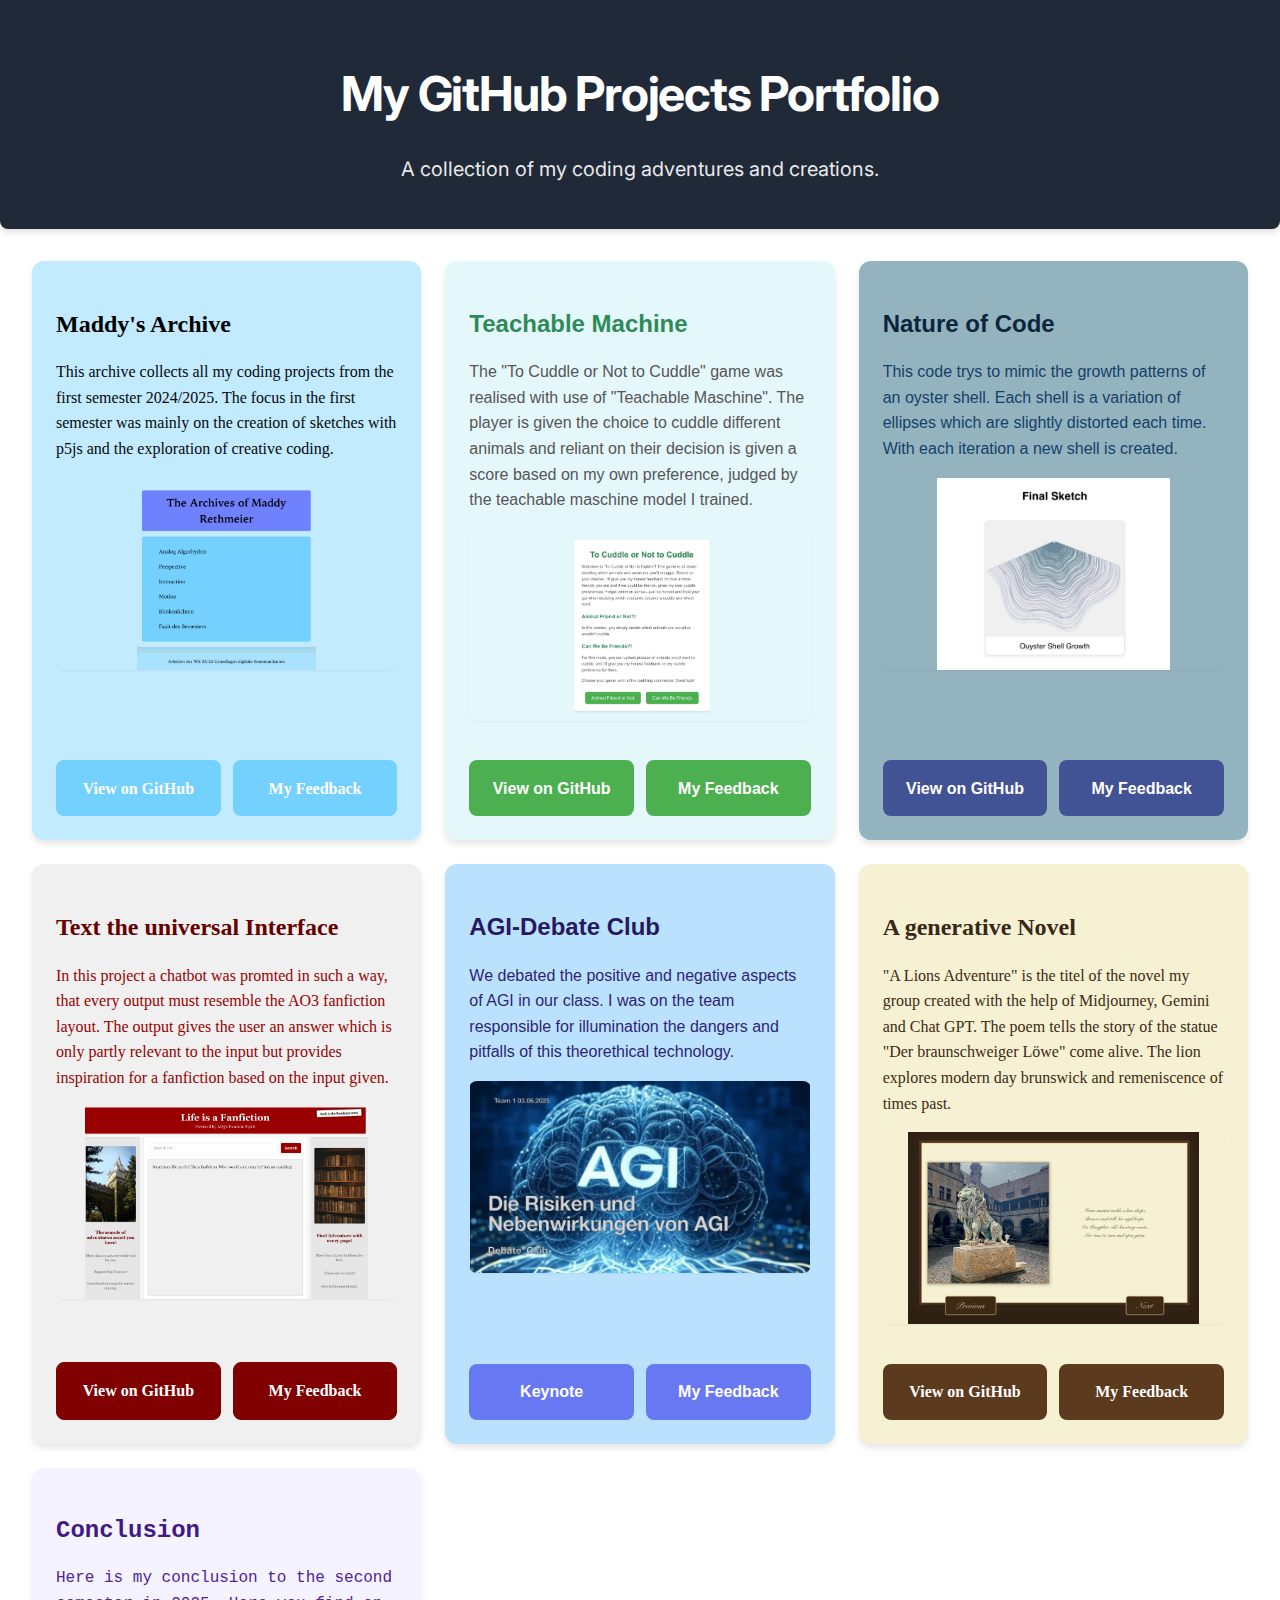
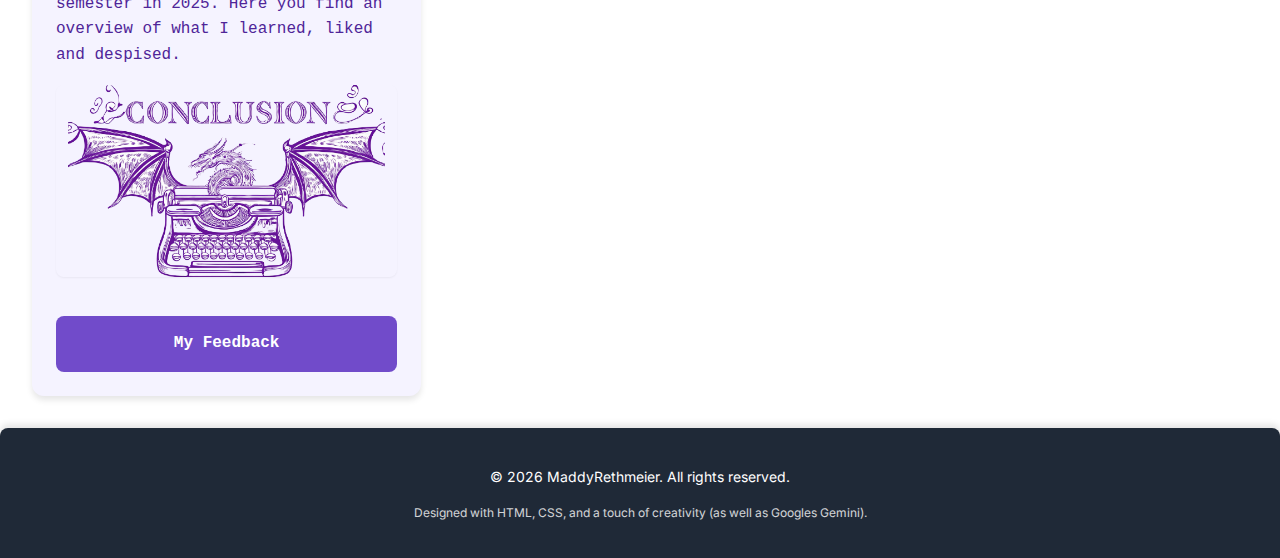
<file: index.html>
<!DOCTYPE html>
<html lang="en">
<head>
    <meta charset="UTF-8">
    <meta name="viewport" content="width=device-width, initial-scale=1.0">
    <title>My GitHub Projects</title>
    <link href="https://fonts.googleapis.com/css2?family=Inter:wght@400;600;700&display=swap" rel="stylesheet">
    <style>
        /* General body styling */
        body {
            font-family: 'Inter', sans-serif;
            background-color: #ffffff; /* Light gray background */
            color: #333;
            line-height: 1.6;
            min-height: 100vh; /* Full viewport height */
            display: flex;
            flex-direction: column;
            margin: 0;
        }

        /* Custom fonts for project panels */
        /* New font for the 3rd panel */
        .font-georgia {
            font-family: Georgia, 'Times New Roman', Times, serif;
            font-weight: normal;
        }
        /* New font for the 1st panel */
        .font-arial {
            font-family: Arial, sans-serif;
        }
        /* New font for the 2nd panel */
        .font-sans-serif {
            font-family: sans-serif;
        }
        /* New font for the 5th panel */
        .font-canterbury {
            font-family: 'Canterbury', cursive;
        }
        /* Font for the new panel */
        .font-iowan {
            font-family: "Iowan Old Style", "Palatino Linotype", "URW Palladio L", P052, serif;
            font-weight: normal;
        }
        /* Font for the AGI panel */
        .font-helvetica-neue {
            font-family: "Helvetica Neue", Helvetica, Arial, sans-serif;
        }
        /* Font for the Conclusion panel */
        .font-american-typewriter {
            font-family: "American Typewriter", "Courier New", monospace, serif;
        }

        /* Custom scrollbar for better aesthetics */
        ::-webkit-scrollbar {
            width: 8px;
        }
        ::-webkit-scrollbar-track {
            background: #e2e8f0;
            border-radius: 10px;
        }
        ::-webkit-scrollbar-thumb {
            background: #94a3b8;
            border-radius: 10px;
        }
        ::-webkit-scrollbar-thumb:hover {
            background: #64748b;
        }

        /* Header Section */
        header {
            background:  #1f2937;
            /*background: linear-gradient(to right, #2563eb, #6d28d9); /* from-blue-600 to-purple-700 */
            color: white;
            padding: 1.5rem; /* p-6 */
            box-shadow: 0 4px 6px rgba(0, 0, 0, 0.1); /* shadow-lg */
            border-bottom-left-radius: 0.5rem; /* rounded-b-lg */
            border-bottom-right-radius: 0.5rem; /* rounded-b-lg */
        }

        header .container {
            max-width: 1280px; /* mx-auto */
            margin-left: auto;
            margin-right: auto;
            text-align: center;
        }

        header h1 {
            font-size: 2.25rem; /* text-4xl */
            font-weight: 700; /* font-bold */
            letter-spacing: -0.025em; /* tracking-tight */
            margin-bottom: 0.5rem; /* mb-2 */
        }

        header p {
            font-size: 1.125rem; /* text-lg */
            opacity: 0.9;
        }

        /* Main Content - Projects Section */
        main {
            flex-grow: 1; /* flex-grow */
            max-width: 1280px; /* mx-auto */
            margin-left: auto;
            margin-right: auto;
            padding: 1rem; /* p-4 */
            display: grid;
            grid-template-columns: 1fr; /* grid-cols-1 */
            gap: 1.5rem; /* gap-6 */
        }

        /* Project Panel Styling */
        .project-panel {
            padding: 1.5rem; /* p-6 */
            border-radius: 0.75rem; /* rounded-xl */
            box-shadow: 0 4px 6px rgba(0, 0, 0, 0.1); /* shadow-md */
            transition: transform 0.3s ease-in-out; /* transition-transform duration-300 */
            display: flex;
            flex-direction: column;
            justify-content: space-between;
        }

        .project-panel:hover {
            transform: scale(1.02); /* hover:scale-[1.02] */
        }

        .project-panel h2 {
            font-size: 1.5rem; /* text-2xl */
            font-weight: 700; /* font-bold */
            margin-bottom: 0.75rem; /* mb-3 */
        }

        .project-panel p {
            margin-bottom: 1rem; /* mb-4 */
        }

        .project-panel img {
            width: 100%; /* w-full */
            height: 12rem; /* h-48 */
            object-fit: contain;
            border-radius: 0.5rem; /* rounded-lg */
            margin-bottom: 1rem; /* mb-4 */
            box-shadow: 0 1px 2px rgba(0, 0, 0, 0.05); /* shadow-sm */
        }

        .project-panel .links-container {
            display: flex;
            flex-direction: column; /* flex-col */
            justify-content: space-between;
            gap: 0.75rem; /* gap-3 */
            margin-top: 1rem; /* mt-4 */
            align-items: stretch; /* Added to make children fill the width */
        }

        .project-panel .links-container a {
            color: white;
            padding: 0.5rem 1.25rem; /* px-5 py-2 */
            border-radius: 0.5rem; /* rounded-lg */
            transition: background-color 0.2s ease-in-out; /* transition-colors duration-200 */
            text-align: center;
            font-weight: 600; /* font-semibold */
            flex: 1; /* flex-1 */
            text-decoration: none; /* Remove underline from links */
            display: flex; /* Added for vertical centering of text */
            align-items: center; /* Added for vertical centering of text */
            justify-content: center; /* Added for horizontal centering of text */
            min-height: 2.5rem; /* Explicit min-height for consistent button height */
        }

        /* Project specific colors */
        /* The Archiv */
        .project-panel.new-panel {
            background-color: #c2ebff;
        }
        .project-panel.new-panel h2 {
            color: #000000;
        }
        .project-panel.new-panel p {
            color: #05090b;
        }
        .project-panel.new-panel .links-container a:first-child {
            background-color: #74d1ff;
        }
        .project-panel.new-panel .links-container a:first-child:hover {
            background-color: #3c55f8;
        }
        .project-panel.new-panel .links-container a:last-child {
            background-color: #74d1ff;
        }
        .project-panel.new-panel .links-container a:last-child:hover {
            background-color: #3c55f8;
        }


        /* Teachable Machine */
        .project-panel.calculator {
            background-color:#e4f8fc ; /* bg-blue-100 */
        }
        .project-panel.calculator h2 {
            color: #2e8b57; /* text-blue-800 */
        }
        .project-panel.calculator p {
            color: #555; /* text-blue-700 */
        }
        .project-panel.calculator .links-container a:first-child { /* GitHub button */
            background-color: #4CAF50; /* bg-blue-600 */
            border:#4CAF50;
        }
        .project-panel.calculator .links-container a:first-child:hover {
            background-color:#45a049 ; /* hover:bg-blue-700 */
        }
        .project-panel.calculator .links-container a:last-child { /* Feedback button */
            background-color: #4CAF50; /* bg-blue-500 */
            border:#4CAF50;
        }
        .project-panel.calculator .links-container a:last-child:hover {
            background-color:#45a049; /* hover:bg-blue-600 */
           
        }

        /* Project 2: Nature of Code */
        .project-panel.recipe {
            background-color: #93b4bf; /* bg-green-100 */
        }
        .project-panel.recipe h2 {
            color: #0c253d; /* text-green-800 */
        }
        .project-panel.recipe p {
            color: #164068; /* text-green-700 */
        }
        .project-panel.recipe .links-container a:first-child {
            background-color: #415295; /* bg-green-600 */
        }
        .project-panel.recipe .links-container a:first-child:hover {
            background-color: #28325c; /* hover:bg-green-700 */
        }
        .project-panel.recipe .links-container a:last-child {
            background-color: #415295; /* bg-green-500 */
        }
        .project-panel.recipe .links-container a:last-child:hover {
            background-color: #28325c; /* hover:bg-green-700 */
           
        }

        /* Project 3: Text the universal interface */
        .project-panel.todo {
            background-color: #f0f0f0;
        }
        .project-panel.todo h2 {
            color: #660000; /* text-yellow-800 */
        }
        .project-panel.todo p {
            color: #990000; /* text-yellow-700 */
        }
        .project-panel.todo .links-container a:first-child { /* GitHub button */
            background-color: #800000; /* Red background */
            border: 1px solid #800000; /* Darker red border */
        }
        .project-panel.todo .links-container a:first-child:hover {
            background-color: #660000; /* Darker red on hover */
        }
        .project-panel.todo .links-container a:last-child { /* Feedback button */
            background-color: #800000; /* Lighter red background */
            border: 1px solid #800000; /* Red border */
        }
        .project-panel.todo .links-container a:last-child:hover {
            background-color: #660000; /* Red on hover */
        }

        /* Project 4: AGI */
        .project-panel.weather {
            background-color: #bae2ff; /* bg-red-100 */
        }
        .project-panel.weather h2 {
            color: #28195f; /* text-red-800 */
        }
        .project-panel.weather p {
            color: #311f72; /* text-red-700 */
        }
        .project-panel.weather .links-container a:first-child {
            background-color: #6878f2; /* bg-red-600 */
        }
        .project-panel.weather .links-container a:first-child:hover {
            background-color: #4954a5; /* hover:bg-red-700 */
        }
        .project-panel.weather .links-container a:last-child {
            background-color: #6878f2; /* bg-red-500 */
        }
        .project-panel.weather .links-container a:last-child:hover {
            background-color: #4954a5; /* Red on hover */
        }

        /* Project 5: Gaphic Novel */
        .project-panel.blog {
            background-color: #f6f1d3; /* bg-indigo-50 */
        }
        .project-panel.blog h2 {
            color: #382818; /* text-indigo-800 */
        }
        .project-panel.blog p {
            color: #3e2a14; /* text-indigo-700 */
        }
        .project-panel.blog .links-container a:first-child {
            background-color: #5c3a1e; /* bg-indigo-600 */
        }
        .project-panel.blog .links-container a:first-child:hover {
            background-color: #3e2a14; /* hover:bg-indigo-700 */
        }
        .project-panel.blog .links-container a:last-child {
            background-color: #5c3a1e; /* bg-indigo-500 */
        }
        .project-panel.blog .links-container a:last-child:hover {
            background-color: #3e2a14; /* hover:bg-indigo-600 */
        }

        /* Project 6: Fazit */
        .project-panel.ecommerce {
            background-color: #f5f3ff; /* bg-purple-50 */
        }
        .project-panel.ecommerce h2 {
            color: #421885; /* text-purple-800 */
        }
        .project-panel.ecommerce p {
            color: #4f2598; /* text-purple-700 */
        }
        .project-panel.ecommerce .links-container a:first-child {
            background-color: #6b31d0; /* bg-purple-600 */
        }
        .project-panel.ecommerce .links-container a:first-child:hover {
            background-color: #6d28d9; /* hover:bg-purple-700 */
        }
        .project-panel.ecommerce .links-container a:last-child {
            background-color: #714bca; /* bg-purple-500 */
        }
        .project-panel.ecommerce .links-container a:last-child:hover {
            background-color: #4d2394; /* hover:bg-purple-600 */
        }


        /* Footer Section */
        footer {
            background-color: #1f2937; /* bg-gray-800 */
            color: white;
            padding: 1.5rem; /* p-6 */
            text-align: center;
            margin-top: auto; /* mt-auto */
            border-top-left-radius: 0.5rem; /* rounded-t-lg */
            border-top-right-radius: 0.5rem; /* rounded-t-lg */
            box-shadow: 0 -4px 6px rgba(0, 0, 0, 0.1); /* shadow-inner */
        }

        footer .container {
            max-width: 1280px; /* mx-auto */
            margin-left: auto;
            margin-right: auto;
        }

        footer p {
            font-size: 0.875rem; /* text-sm */
        }

        footer p:last-child {
            font-size: 0.75rem; /* text-xs */
            margin-top: 0.25rem; /* mt-1 */
            opacity: 0.8;
        }

        /* Responsive Adjustments */
        @media (min-width: 768px) { /* md breakpoint */
            header h1 {
                font-size: 3rem; /* md:text-5xl */
            }
            header p {
                font-size: 1.25rem; /* md:text-xl */
            }
            main {
                padding: 2rem; /* md:p-8 */
                grid-template-columns: repeat(2, 1fr); /* md:grid-cols-2 */
            }
            .project-panel .links-container {
                flex-direction: row; /* sm:flex-row */
                align-items: center; /* Adjust for row layout if needed, though flex:1 usually handles this */
            }
        }

        @media (min-width: 1024px) { /* lg breakpoint */
            main {
                grid-template-columns: repeat(3, 1fr); /* lg:grid-cols-3 */
            }
        }
    </style>
</head>
<body class="min-h-screen flex flex-col">

    <header>
        <div class="container">
            <h1>My GitHub Projects Portfolio</h1>
            <p>A collection of my coding adventures and creations.</p>
        </div>
    </header>

    <main>
        <div class="project-panel new-panel">
            <div>
                <h2 class="font-iowan">Maddy's Archive</h2>
                <p class="font-iowan">This archive collects all my coding projects from the first semester 2024/2025.  The focus in the first semester was mainly on the creation of sketches with p5js and the exploration of creative coding.</p>
                <img src="image/archiv.jpeg" alt="Maddy's Archive">
            </div>
            <div class="links-container">
                <a href="https://hbk-bs.github.io/the-archives-MaddyRethmeier/" target="_blank" class="font-iowan">
                    View on GitHub
                </a>
                <a href="archive.html" class="font-iowan">
                    My Feedback
                </a>
            </div>
        </div>

        <div class="project-panel calculator">
            <div>
                <h2 class="font-arial">Teachable Machine</h2>
                <p class="font-arial">The "To Cuddle or Not to Cuddle" game was realised with use of "Teachable Maschine". The player is given the choice to cuddle different animals and reliant on their decision is given a score based on my own preference, judged by the teachable maschine model I trained.</p>
                <img src="image/cuddle.jpg" alt="To Cuddle or Not to Cuddle">
            </div>
            <div class="links-container">
                <a href="https://hbk-bs.github.io/teachable-machine-MaddyRethmeier/" target="_blank" class="font-arial">
                    View on GitHub
                </a>
                <a href="teachablemaschine.html" class="font-arial">
                    My Feedback
                </a>
            </div>
        </div>

        <div class="project-panel recipe">
            <div>
                <h2 class="font-sans-serif">Nature of Code</h2>
                <p class="font-sans-serif">This code trys to mimic the growth patterns of an oyster shell. Each shell is a variation of ellipses which are slightly distorted each time. With each iteration a new shell is created.</p>
                <img src="image/shell.jpg" alt="oyster shell">
            </div>
            <div class="links-container">
                <a href="https://hbk-bs.github.io/nature-of-code-MaddyRethmeier/" target="_blank" class="font-sans-serif">
                    View on GitHub
                </a>
                <a href="natureofcode.html" class="font-sans-serif">
                    My Feedback
                </a>
            </div>
        </div>

        <div class="project-panel todo">
            <div>
                <h2 class="font-georgia">Text the universal Interface</h2>
                <p class="font-georgia">In this project a chatbot was promted in such a way, that every output must resemble the AO3 fanfiction layout. The output gives the user an answer which is only partly relevant to the input but provides inspiration for a fanfiction based on the input given.</p>
                <img src="image/fanfic.jpg" alt="Life is a Fanfiction">
            </div>
            <div class="links-container">
                <a href="https://hbk-bs.github.io/text-the-universal-interface-MaddyRethmeier/" target="_blank" class="font-georgia">
                    View on GitHub
                </a>
                <a href="textuniversalinterface.html" class="font-georgia">
                    My Feedback
                </a>
            </div>
        </div>

        <div class="project-panel weather">
            <div>
                <h2 class="font-helvetica-neue">AGI-Debate Club</h2>
                <p class="font-helvetica-neue">We debated the positive and negative aspects of AGI in our class. I was on the team responsible for illumination the dangers and pitfalls of this theorethical technology.</p>
                <img src="image/agi.jpg" alt="AGI Debate club">
            </div>
            <div class="links-container">
               <a href="AGI.pdf" target="_blank" class="font-helvetica-neue">Keynote</a>
                    </a>
                <a href="agi.html" class="font-helvetica-neue">
                    My Feedback
                </a>
            </div>
        </div>

        <div class="project-panel blog">
            <div>
                <h2 class="font-canterbury">A generative Novel</h2>
                <p class="font-canterbury">"A Lions Adventure" is the titel of the novel my group created with the help of Midjourney, Gemini and Chat GPT. The poem tells the story of the statue "Der braunschweiger Löwe" come alive. The lion explores modern day brunswick and remeniscence of times past. </p>
                <img src="image/lion.jpg" alt="A generative Novel">
            </div>
            <div class="links-container">
                <a href="agraphicnovel/index.html" target="_blank" class="font-canterbury">
                    View on GitHub
                </a>
                <a href="graphicnovel.html" class="font-canterbury">
                    My Feedback
                </a>
            </div>
        </div>

        <div class="project-panel ecommerce">
            <div>
                <h2 class="font-american-typewriter">Conclusion</h2>
                <p class="font-american-typewriter">Here is my conclusion to the second semester in 2025. Here you find an overview of what I learned, liked and despised.</p>
                <img src="image/conclusion.jpg" alt="Conclusion">
            </div>
            <div class="links-container">
                <a href="conclusion.html" class="font-american-typewriter">
                    My Feedback
                </a>
            </div>
        </div>

    </main>

    <footer>
        <div class="container">
            <p>&copy; <span id="current-year"></span> MaddyRethmeier. All rights reserved.</p>
            <p>Designed with HTML, CSS, and a touch of creativity (as well as Googles Gemini).</p>
        </div>
    </footer>

    <script>
        // JavaScript to dynamically set the current year in the footer
        document.getElementById('current-year').textContent = new Date().getFullYear();
    </script>
</body>
</html>
</file>
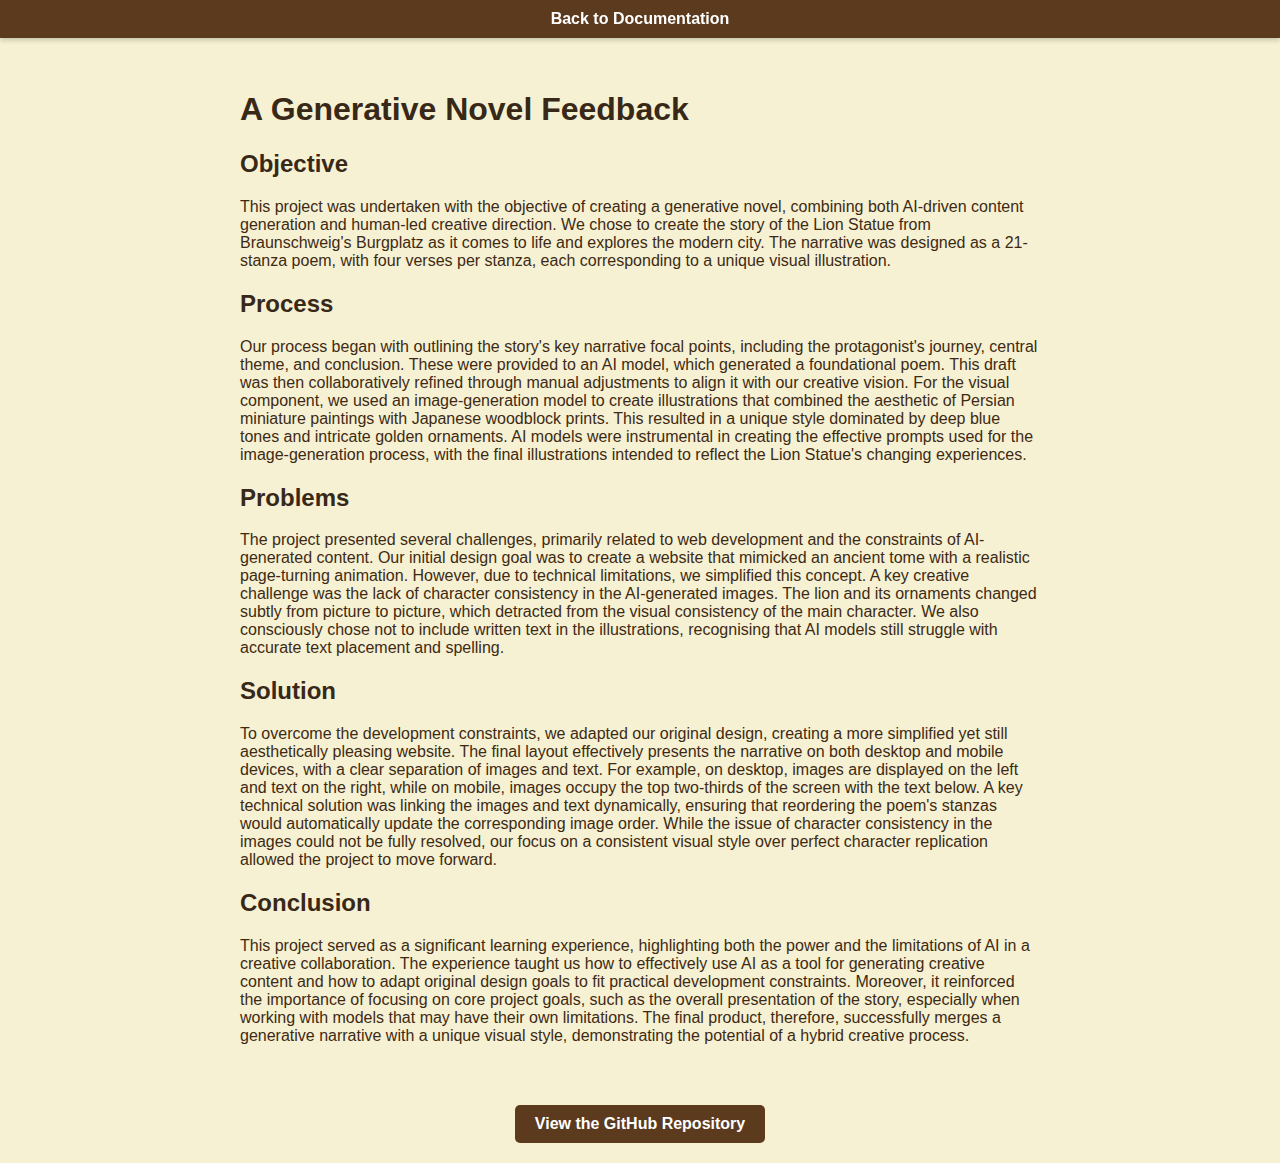
<file: graphicnovel.html>
<!DOCTYPE html>
<html lang="en">
<head>
  <meta charset="UTF-8" />
  <meta name="viewport" content="width=device-width, initial-scale=1" />
  <title>A Generative Novel Feedback</title>
  <meta name="theme-color" content="#5c3a1e">
  <style>
    /* No specific Google Font import needed for generic cursive */

    :root {
      --color-accent: #3e2a14; /* Original accent for graphicnovel */
    }

    body {
      font-family: cursive, "Brush Script MT", "Lucida Handwriting", sans-serif; /* Original font for body */
      background-color: #f6f1d3; /* Original background color */
      color: #3e2a14; /* Original body text color */
      margin: 0;
      padding: 50px 0 0 0; /* Added padding-top to account for fixed backlink */
    }

    /* Backlink styles identical to conclusion.html template, preserving original colors and font */
    #backlink-novel {
      width: 100%;
      background-color: #5c3a1e; /* Original background color for backlink */
      padding: 10px 0;
      color: white;
      font-size: 1rem;
      font-weight: bold;
      text-align: center;
      box-shadow: 0 2px 5px rgba(0, 0, 0, 0.2);
      box-sizing: border-box;
      font-family: inherit; /* Original font family for backlink */
      position: fixed; /* Changed to fixed */
      top: 0; /* Pinned to top */
      left: 0; /* Pinned to left */
      transform: none;
      z-index: 1000; /* Ensure it's on top */
    }

    #backlink-novel a {
      text-decoration: none;
      color: inherit;
      display: inline-block;
      padding: 0 15px;
      transition: background-color 0.3s ease;
    }

    #backlink-novel a:hover {
      background-color: var(--color-accent); /* Original accent color for hover */
      color: white;
    }

    h1, h2 {
      color: #382818; /* Original H1 and H2 color */
    }

    p {
      color: #3e2a14; /* Original paragraph text color */
    }

    .content {
      padding: 20px;
      max-width: 800px;
      margin: 0 auto;
    }

    @media (max-width: 768px) {
      #backlink-novel {
        font-size: 1.1rem; /* Consistent with conclusion.html */
        padding: 12px 0; /* Consistent with conclusion.html */
      }

      h1 {
        font-size: 1.5rem; /* Consistent with conclusion.html */
      }

      h2 {
        font-size: 1.3rem; /* Consistent with conclusion.html */
      }

      p {
        font-size: 1rem; /* Consistent with conclusion.html */
        line-height: 1.6; /* Consistent with conclusion.html */
      }
      body {
          padding-top: 60px; /* Adjust padding for smaller screens */
      }
    }

    /* --- Styles for the button at the bottom --- */
    .github-button {
      display: inline-block; /* Make it a button, not a banner */
      text-decoration: none;
      color: white; /* Match text color of the banner */
      background-color: #5c3a1e; /* Match background color of the banner */
      padding: 10px 20px;
      font-size: 1rem;
      font-weight: bold;
      border-radius: 5px;
      font-family: cursive, "Brush Script MT", "Lucida Handwriting", sans-serif; /* Match font of the banner */
      transition: all 0.3s ease;
      margin-top: 40px;
    }

    .github-button:hover {
      background-color: #3e2a14; /* Match hover color of the banner */
      color: white;
    }

    .button-container {
      text-align: center;
      margin-top: 20px;
    }
  </style>
</head>
<body>
  <div id="backlink-novel">
    <a href="https://hbk-bs.github.io/documentation-2025-MaddyRethmeier/index.html#generative-novel-panel">
      Back to Documentation
    </a>
  </div>

  <div class="content">
    <h1>A Generative Novel Feedback</h1>
    <h2>Objective</h2>
    <p>This project was undertaken with the objective of creating a generative novel, combining both AI-driven content generation and human-led creative direction. We chose to create the story of the Lion Statue from Braunschweig's Burgplatz as it comes to life and explores the modern city. The narrative was designed as a 21-stanza poem, with four verses per stanza, each corresponding to a unique visual illustration.</p>
    <h2>Process</h2>
    <p>Our process began with outlining the story's key narrative focal points, including the protagonist's journey, central theme, and conclusion. These were provided to an AI model, which generated a foundational poem. This draft was then collaboratively refined through manual adjustments to align it with our creative vision. For the visual component, we used an image-generation model to create illustrations that combined the aesthetic of Persian miniature paintings with Japanese woodblock prints. This resulted in a unique style dominated by deep blue tones and intricate golden ornaments. AI models were instrumental in creating the effective prompts used for the image-generation process, with the final illustrations intended to reflect the Lion Statue's changing experiences.</p>
    <h2>Problems</h2>
    <p>The project presented several challenges, primarily related to web development and the constraints of AI-generated content. Our initial design goal was to create a website that mimicked an ancient tome with a realistic page-turning animation. However, due to technical limitations, we simplified this concept. A key creative challenge was the lack of character consistency in the AI-generated images. The lion and its ornaments changed subtly from picture to picture, which detracted from the visual consistency of the main character. We also consciously chose not to include written text in the illustrations, recognising that AI models still struggle with accurate text placement and spelling.</p>
    <h2>Solution</h2>
    <p>To overcome the development constraints, we adapted our original design, creating a more simplified yet still aesthetically pleasing website. The final layout effectively presents the narrative on both desktop and mobile devices, with a clear separation of images and text. For example, on desktop, images are displayed on the left and text on the right, while on mobile, images occupy the top two-thirds of the screen with the text below. A key technical solution was linking the images and text dynamically, ensuring that reordering the poem's stanzas would automatically update the corresponding image order. While the issue of character consistency in the images could not be fully resolved, our focus on a consistent visual style over perfect character replication allowed the project to move forward.</p>
    <h2>Conclusion</h2>
    <p>This project served as a significant learning experience, highlighting both the power and the limitations of AI in a creative collaboration. The experience taught us how to effectively use AI as a tool for generating creative content and how to adapt original design goals to fit practical development constraints. Moreover, it reinforced the importance of focusing on core project goals, such as the overall presentation of the story, especially when working with models that may have their own limitations. The final product, therefore, successfully merges a generative narrative with a unique visual style, demonstrating the potential of a hybrid creative process.</p>

    <div class="button-container">
      <a href="https://github.com/hbk-bs/a-generative-graphic-novel-finima" class="github-button">
          View the GitHub Repository
      </a>
  </div>
  </div>
</body>
</html>
</file>
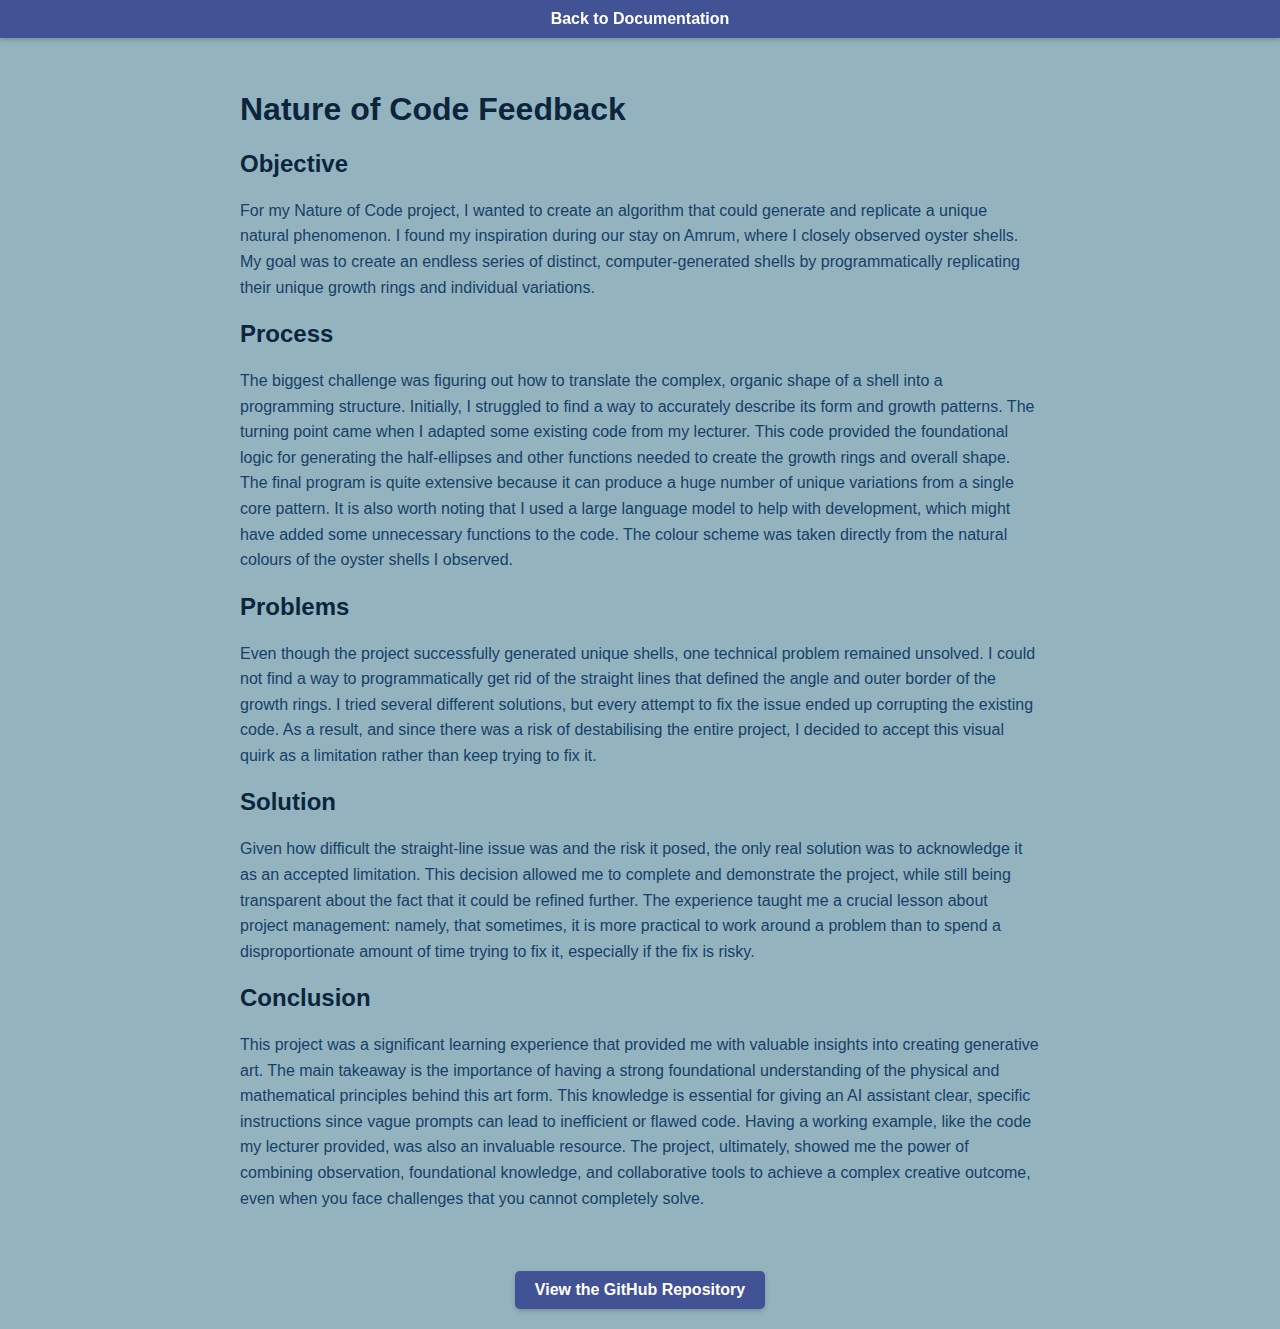
<file: natureofcode.html>
<!DOCTYPE html>
<html lang="en">
<head>
    <meta charset="UTF-8" />
    <meta name="viewport" content="width=device-width, initial-scale=1" />
    <title>Nature of Code Feedback</title>
    <meta name="theme-color" content="#415295">
    <style>
        /* No specific Google Font import needed for generic sans-serif */

        :root {
            --color-accent: #28325c; /* Original accent for natureofcode */
        }

        /* Backlink styles identical to conclusion.html template, preserving original colors and font */
        #backlink-natureofcode {
            width: 100%;
            background-color: #415295; /* Original background color for backlink */
            padding: 10px 0;
            color: white;
            font-size: 1rem;
            font-weight: bold;
            text-align: center;
            box-shadow: 0 2px 5px rgba(0, 0, 0, 0.2);
            box-sizing: border-box;
            font-family: sans-serif; /* Original font family for backlink */
            position: fixed; /* Changed to fixed */
            top: 0; /* Pinned to top */
            left: 0; /* Pinned to left */
            transform: none;
            z-index: 1000; /* Ensure it's on top */
        }
        #backlink-natureofcode a {
            text-decoration: none;
            color: inherit;
            display: inline-block;
            padding: 0 15px;
            transition: background-color 0.3s ease;
            font-size: 1rem;
        }
        #backlink-natureofcode a:hover {
            background-color: var(--color-accent); /* Original accent color for hover */
            color: white;
        }

        /* Specific styles for this feedback page */
        body {
            font-family: sans-serif; /* Original font for body */
            background-color: #93b4bf; /* Original background color */
            color: #164068; /* Original body text color */
            margin: 0;
            padding: 50px 0 0 0; /* Added padding-top to account for fixed backlink */
        }

        h1, h2 {
            color: #0c253d; /* Original H1 and H2 color */
        }

        p {
            color: #164068; /* Original paragraph text color */
            line-height: 1.6;
        }

        .content {
            padding: 20px;
            max-width: 800px;
            margin: 0 auto;
        }

        @media (max-width: 768px) {
            #backlink-natureofcode {
                font-size: 1.1rem; /* Consistent with conclusion.html */
                padding: 12px 0; /* Consistent with conclusion.html */
            }

            h1 {
                font-size: 1.5rem; /* Consistent with conclusion.html */
            }

            h2 {
                font-size: 1.3rem; /* Consistent with conclusion.html */
            }

            p {
                font-size: 1rem; /* Consistent with conclusion.html */
                line-height: 1.6; /* Consistent with conclusion.html */
            }
            body {
                padding-top: 60px; /* Adjust padding for smaller screens */
            }
        }

        /* Styles for the button at the bottom */
        .github-button {
            display: inline-block; /* Make it a button, not a banner */
            text-decoration: none;
            color: white; /* Match text color of the banner */
            background-color: #415295; /* Match background color of the banner */
            padding: 10px 20px;
            font-size: 1rem;
            font-weight: bold;
            border-radius: 5px;
            font-family: sans-serif; /* Match font family of the banner */
            transition: all 0.3s ease;
            margin-top: 40px;
            box-shadow: 0 2px 5px rgba(0, 0, 0, 0.2); /* Add shadow to match the banner */
        }

        .github-button:hover {
            background-color: #28325c; /* Use the accent color for the hover effect */
            color: white;
        }

        .button-container {
            text-align: center;
            margin-top: 20px;
        }
    </style>
</head>
<body>
    <div id="backlink-natureofcode">
        <a href="https://hbk-bs.github.io/documentation-2025-MaddyRethmeier/index.html#nature-of-code-panel">Back to Documentation</a>
    </div>

    <div class="content">
        <h1>Nature of Code Feedback</h1>
        <h2>Objective</h2>
        <p>For my Nature of Code project, I wanted to create an algorithm that could generate and replicate a unique natural phenomenon. I found my inspiration during our stay on Amrum, where I closely observed oyster shells. My goal was to create an endless series of distinct, computer-generated shells by programmatically replicating their unique growth rings and individual variations.</p>
        <h2>Process</h2>
        <p>The biggest challenge was figuring out how to translate the complex, organic shape of a shell into a programming structure. Initially, I struggled to find a way to accurately describe its form and growth patterns. The turning point came when I adapted some existing code from my lecturer. This code provided the foundational logic for generating the half-ellipses and other functions needed to create the growth rings and overall shape. The final program is quite extensive because it can produce a huge number of unique variations from a single core pattern. It is also worth noting that I used a large language model to help with development, which might have added some unnecessary functions to the code. The colour scheme was taken directly from the natural colours of the oyster shells I observed.</p>
        <h2>Problems</h2>
        <p>Even though the project successfully generated unique shells, one technical problem remained unsolved. I could not find a way to programmatically get rid of the straight lines that defined the angle and outer border of the growth rings. I tried several different solutions, but every attempt to fix the issue ended up corrupting the existing code. As a result, and since there was a risk of destabilising the entire project, I decided to accept this visual quirk as a limitation rather than keep trying to fix it.</p>
        <h2>Solution</h2>
        <p>Given how difficult the straight-line issue was and the risk it posed, the only real solution was to acknowledge it as an accepted limitation. This decision allowed me to complete and demonstrate the project, while still being transparent about the fact that it could be refined further. The experience taught me a crucial lesson about project management: namely, that sometimes, it is more practical to work around a problem than to spend a disproportionate amount of time trying to fix it, especially if the fix is risky.</p>
        <h2>Conclusion</h2>
        <p>This project was a significant learning experience that provided me with valuable insights into creating generative art. The main takeaway is the importance of having a strong foundational understanding of the physical and mathematical principles behind this art form. This knowledge is essential for giving an AI assistant clear, specific instructions since vague prompts can lead to inefficient or flawed code. Having a working example, like the code my lecturer provided, was also an invaluable resource. The project, ultimately, showed me the power of combining observation, foundational knowledge, and collaborative tools to achieve a complex creative outcome, even when you face challenges that you cannot completely solve.</p>

        <div class="button-container">
            <a href="https://github.com/hbk-bs/nature-of-code-MaddyRethmeier" class="github-button">
                View the GitHub Repository
            </a>
        </div>
    </div>
</body>
</html>
</file>
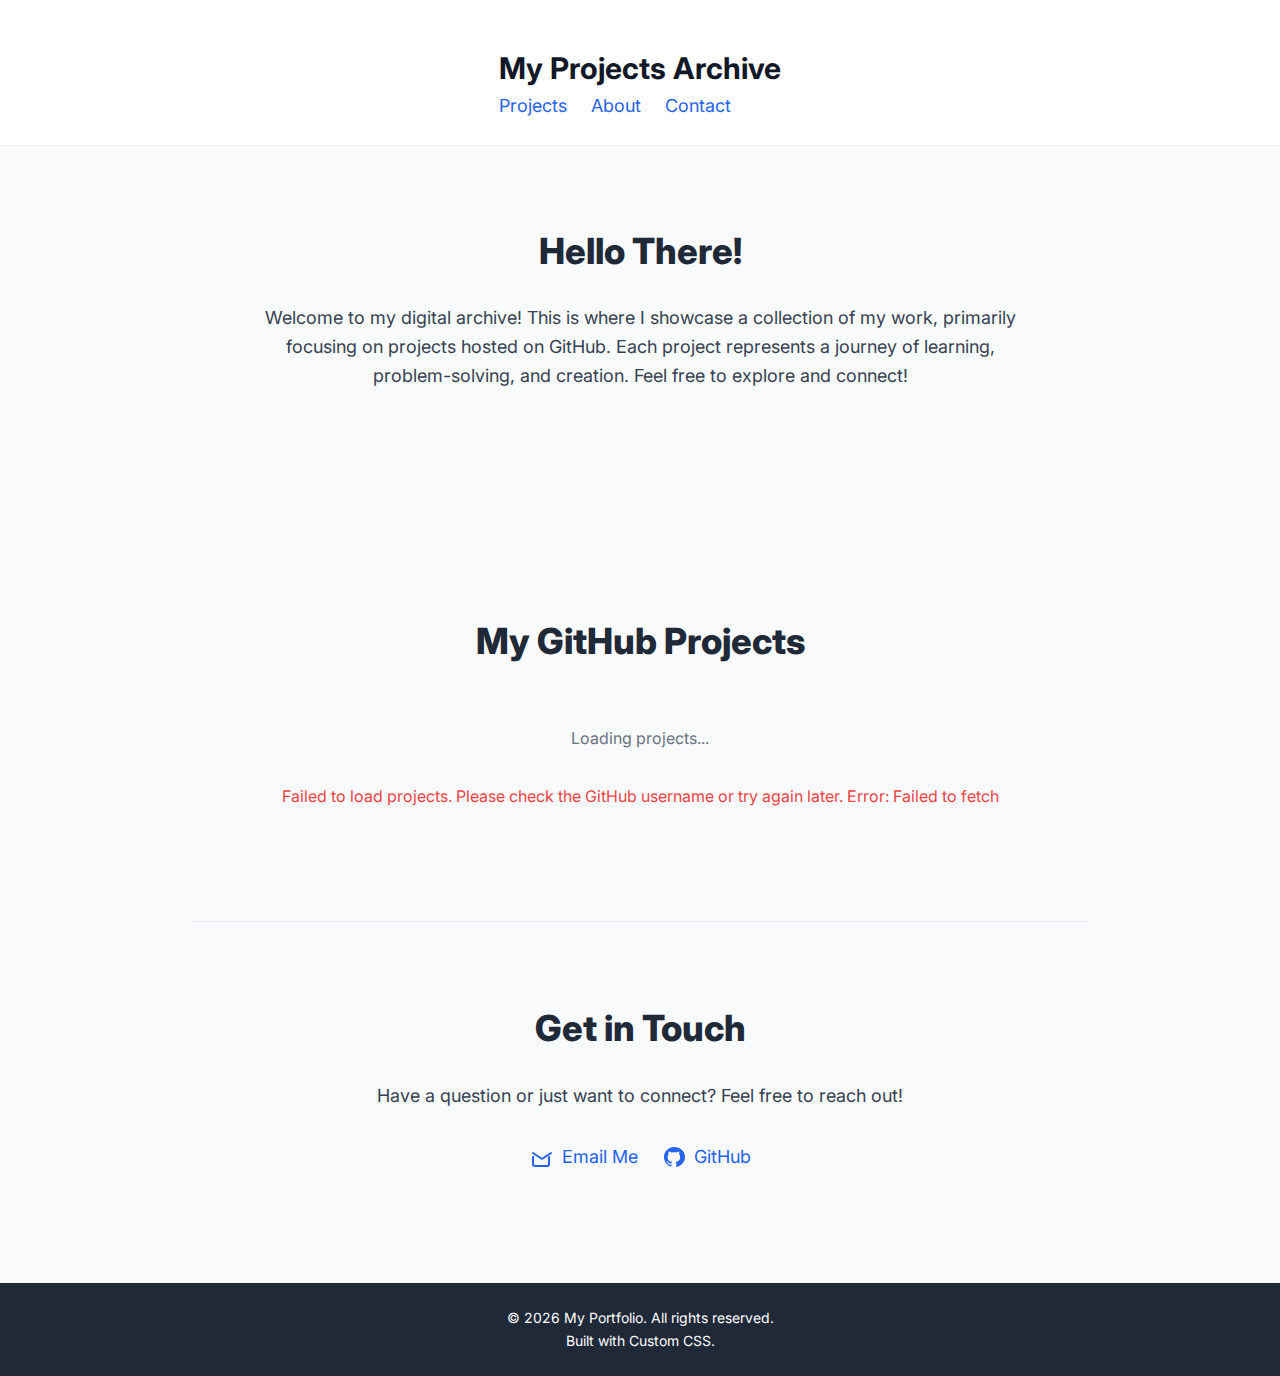
<file: first drafts/firstdraft.html>
<!DOCTYPE html>
<html lang="en">
<head>
    <meta charset="UTF-8">
    <meta name="viewport" content="width=device-width, initial-scale=1.0">
    <title>My GitHub Portfolio</title>
    <link href="https://fonts.googleapis.com/css2?family=Inter:wght@300;400;600;700&display=swap" rel="stylesheet">
    <!-- Add more font links here if your projects use specific fonts, e.g.: -->
    <!-- <link href="https://fonts.googleapis.com/css2?family=Roboto:wght@400;700&display=swap" rel="stylesheet"> -->
    <!-- <link href="https://fonts.googleapis.com/css2?family=Open+Sans:wght@400;700&display=swap" rel="stylesheet"> -->

    <style>
        /* General Body & Layout */
        body {
            font-family: 'Inter', sans-serif;
            background-color: #f8fafc; /* Light gray background */
            color: #334155; /* Darker gray text */
            line-height: 1.6;
            margin: 0;
            padding: 0;
            overflow-x: hidden; /* Prevent horizontal scrolling */
            -webkit-font-smoothing: antialiased;
            -moz-osx-font-smoothing: grayscale;
        }

        /* Container for main content to center and limit width */
        .container {
            max-width: 896px; /* Similar to max-w-4xl */
            margin-left: auto;
            margin-right: auto;
            padding: 0 16px; /* Horizontal padding for smaller screens */
        }

        /* Custom scrollbar for a cleaner look */
        ::-webkit-scrollbar {
            width: 8px;
        }
        ::-webkit-scrollbar-track {
            background: #e2e8f0;
            border-radius: 10px;
        }
        ::-webkit-scrollbar-thumb {
            background: #94a3b8;
            border-radius: 10px;
        }
        ::-webkit-scrollbar-thumb:hover {
            background: #64748b;
        }

        /* Header Styling */
        header {
            background-color: #ffffff;
            box-shadow: 0 1px 2px 0 rgba(0, 0, 0, 0.05);
            padding: 24px 16px; /* py-6 px-4 */
            display: flex;
            flex-direction: column; /* Stack on small screens */
            align-items: center;
            justify-content: space-between;
        }

        header h1 {
            font-size: 30px;
            font-weight: 700;
            color: #111827;
            margin-bottom: 8px; /* mb-2 */
        }

        header nav ul {
            display: flex;
            list-style: none;
            padding: 0;
            margin: 0;
            gap: 24px; /* space-x-6 */
        }

        header nav a {
            color: #2563eb;
            font-size: 18px;
            text-decoration: none;
            transition: color 0.3s ease;
        }

        header nav a:hover {
            color: #1e40af;
        }

        /* Section Styling */
        section {
            padding: 48px 0; /* py-12 */
            margin-bottom: 64px; /* mb-16 */
            text-align: center;
        }

        section h2 {
            font-size: 36px;
            font-weight: 800;
            color: #1f2937;
            margin-bottom: 24px; /* mb-6 */
        }

        section p {
            font-size: 18px;
            color: #374151;
            max-width: 768px; /* max-w-2xl */
            margin-left: auto;
            margin-right: auto;
            margin-bottom: 32px; /* mb-8 */
        }

        /* Projects Grid - Vertical Stack */
        #projects-grid {
            display: flex;
            flex-direction: column;
            gap: 40px; /* Space between project panels */
        }

        /* Individual Project Panel Styling */
        .project-panel {
            background-color: #ffffff; /* Default, overridden by JS */
            color: #334155; /* Default, overridden by JS */
            border-radius: 8px;
            box-shadow: 0 4px 6px -1px rgba(0, 0, 0, 0.1), 0 2px 4px -1px rgba(0, 0, 0, 0.06);
            padding: 24px;
            display: flex;
            flex-direction: column;
            align-items: center;
            text-align: center;
            transition: transform 0.3s ease-in-out, box-shadow 0.3s ease-in-out;
        }

        .project-panel:hover {
            transform: translateY(-5px);
            box-shadow: 0 10px 15px -3px rgba(0, 0, 0, 0.1), 0 4px 6px -2px rgba(0, 0, 0, 0.05);
        }

        .project-panel .project-title {
            font-size: 28px;
            font-weight: 700;
            margin-bottom: 12px;
            /* Font family set dynamically by JS */
        }

        .project-panel .project-screenshot {
            width: 100%;
            max-width: 400px;
            height: auto;
            border-radius: 4px;
            margin-bottom: 20px;
            box-shadow: 0 2px 4px rgba(0, 0, 0, 0.1);
        }

        .project-panel .project-description {
            font-size: 16px;
            margin-bottom: 16px;
            max-width: 600px;
        }

        .project-panel .project-languages {
            display: flex;
            flex-wrap: wrap;
            justify-content: center;
            gap: 8px;
            margin-bottom: 20px;
        }

        .project-panel .language-tag {
            background-color: rgba(255, 255, 255, 0.2); /* Semi-transparent white */
            color: inherit; /* Inherit text color from panel */
            font-size: 12px;
            font-weight: 500;
            padding: 4px 10px;
            border-radius: 9999px;
            opacity: 0.9;
        }

        .project-panel .project-links {
            display: flex;
            flex-direction: column; /* Stack links on small screens */
            gap: 12px;
            width: 100%;
            max-width: 300px;
        }

        .project-panel .github-link,
        .project-panel .live-demo-link,
        .project-panel .fazit-link {
            display: flex;
            align-items: center;
            justify-content: center;
            padding: 10px 15px;
            border-radius: 6px;
            font-weight: 600;
            text-decoration: none;
            transition: background-color 0.3s ease, transform 0.2s ease;
            color: #ffffff; /* Default link text color, overridden by JS */
            background-color: rgba(0, 0, 0, 0.3); /* Semi-transparent black */
        }

        .project-panel .github-link:hover,
        .project-panel .live-demo-link:hover,
        .project-panel .fazit-link:hover {
            transform: translateY(-2px);
            background-color: rgba(0, 0, 0, 0.5);
        }

        .project-panel .icon {
            width: 20px;
            height: 20px;
            margin-right: 8px;
            stroke-width: 2;
        }

        /* Contact Section Specifics */
        #contact {
            border-top: 1px solid #e5e7eb; /* border-t */
        }

        #contact .contact-links {
            display: flex;
            justify-content: center;
            gap: 24px; /* space-x-6 */
        }

        #contact .contact-link {
            color: #2563eb;
            font-size: 18px;
            text-decoration: none;
            display: flex;
            align-items: center;
            transition: color 0.3s ease;
        }

        #contact .contact-link:hover {
            color: #1e40af;
        }

        #contact .contact-link svg {
            width: 24px;
            height: 24px;
            margin-right: 8px;
        }

        /* Footer Styling */
        footer {
            background-color: #1f2937;
            color: #ffffff;
            padding: 24px 16px; /* py-6 px-4 */
            text-align: center;
            font-size: 14px; /* text-sm */
        }

        footer p {
            margin: 0;
        }

        footer a {
            color: #60a5fa;
            text-decoration: none;
            transition: color 0.3s ease;
        }

        footer a:hover {
            color: #bfdbfe;
        }

        /* Loading and Error Messages */
        #loading-indicator, #error-message {
            text-align: center;
            margin-top: 32px; /* mt-8 */
            color: #6b7280; /* text-gray-500 */
        }

        #error-message {
            color: #ef4444; /* text-red-500 */
        }

        /* Responsive Adjustments */
        @media (min-width: 640px) { /* sm breakpoint */
            header {
                flex-direction: row; /* Header items side-by-side */
                padding: 24px 24px; /* sm:px-6 */
            }
            header h1 {
                margin-bottom: 0; /* sm:mb-0 */
            }
            .project-panel .project-links {
                flex-direction: row; /* Links side-by-side */
                justify-content: center;
                max-width: none;
            }
        }

        @media (min-width: 1024px) { /* lg breakpoint */
            .container {
                padding: 0 32px; /* lg:px-8 */
            }
        }
    </style>
</head>
<body class="antialiased">
    <!-- Header Section -->
    <header>
        <div class="container">
            <h1>My Projects Archive</h1>
            <nav>
                <ul>
                    <li><a href="#projects">Projects</a></li>
                    <li><a href="#about">About</a></li>
                    <li><a href="#contact">Contact</a></li>
                </ul>
            </nav>
        </div>
    </header>

    <!-- Main Content Section -->
    <main class="container">

        <!-- Introduction Section -->
        <section id="about">
            <h2>Hello There!</h2>
            <p>
                Welcome to my digital archive! This is where I showcase a collection of my work, primarily focusing on projects hosted on GitHub. Each project represents a journey of learning, problem-solving, and creation. Feel free to explore and connect!
            </p>
        </section>

        <!-- Projects Section -->
        <section id="projects">
            <h2>My GitHub Projects</h2>
            <div id="projects-grid">
                <!-- Project panels will be dynamically inserted here by JavaScript -->
            </div>
            <div id="loading-indicator" class="hidden">Loading projects...</div>
            <div id="error-message" class="hidden">Failed to load projects. Please check the GitHub username or try again later.</div>
        </section>

        <!-- Contact Section -->
        <section id="contact">
            <h2>Get in Touch</h2>
            <p>
                Have a question or just want to connect? Feel free to reach out!
            </p>
            <div class="contact-links">
                <a href="mailto:your.email@example.com" class="contact-link">
                    <svg fill="none" stroke="currentColor" viewBox="0 0 24 24" xmlns="http://www.w3.org/2000/svg"><path stroke-linecap="round" stroke-linejoin="round" stroke-width="2" d="M3 8l7.89 5.26a2 2 0 002.22 0L21 8m-2 4v7a2 2 0 01-2 2H5a2 2 0 01-2-2v-7"></path></svg>
                    Email Me
                </a>
                <a href="https://github.com/YOUR_GITHUB_USERNAME" target="_blank" class="contact-link">
                    <svg fill="currentColor" viewBox="0 0 24 24" aria-hidden="true"><path fill-rule="evenodd" d="M12 2C6.477 2 2 6.484 2 12.017c0 4.425 2.865 8.18 6.839 9.504.47.087.683-.207.683-.46v-1.516c-2.812.613-3.41-1.378-3.41-1.378-.46-.977-1.11-1.233-1.11-1.233-.91-.62.07-.608.07-.608 1.007.07 1.532 1.03 1.532 1.03.89 1.529 2.342 1.084 2.91.828.092-.643.35-1.084.636-1.334-2.22-.253-4.555-1.113-4.555-4.953 0-1.09.39-1.984 1.03-2.68a3.59 3.59 0 01.1-2.642s.83-.268 2.724 1.025c.78-.216 1.61-.323 2.44-.323.83 0 1.66.107 2.44.323 1.894-1.293 2.724-1.025 2.724-1.025.263.78.384 1.6.1 2.642.64.696 1.03 1.59 1.03 2.68 0 3.848-2.338 4.694-4.568 4.945.358.309.678.92.678 1.855v2.75c0 .253.213.547.683.46C20.135 20.197 23 16.442 23 12.017 23 6.484 18.522 2 12 2z"></path></svg>
                    GitHub
                </a>
                <!-- Add more social links as needed (LinkedIn, Twitter, etc.) -->
            </div>
        </section>
    </main>

    <!-- Footer Section -->
    <footer>
        <p>&copy; <span id="current-year"></span> My Portfolio. All rights reserved.</p>
        <p>Built with Custom CSS.</p>
    </footer>

    <script>
        document.addEventListener('DOMContentLoaded', () => {
            document.getElementById('current-year').textContent = new Date().getFullYear();

            document.querySelectorAll('nav a').forEach(anchor => {
                anchor.addEventListener('click', function (e) {
                    e.preventDefault();
                    document.querySelector(this.getAttribute('href')).scrollIntoView({
                        behavior: 'smooth'
                    });
                });
            });

            const projectsGrid = document.getElementById('projects-grid');
            const loadingIndicator = document.getElementById('loading-indicator');
            const errorMessage = document.getElementById('error-message');

            // IMPORTANT: Replace 'YOUR_GITHUB_USERNAME' with your actual GitHub username
            // Example: const githubUsername = 'octocat';
            const githubUsername = 'YOUR_GITHUB_USERNAME'; // <<< MAKE SURE TO CHANGE THIS!

            // --- Define your custom project data here ---
            // This is where you will specify unique colors, fonts, and screenshot URLs for each project.
            // The 'repoName' should match the exact name of your GitHub repository.
            const customProjectData = {
                "my-first-project": { // Example: Replace "my-first-project" with your actual repo name
                    backgroundColor: "#e0f7fa", // Light Cyan
                    textColor: "#006064", // Dark Cyan
                    projectFont: "'Roboto', sans-serif", // Example: Ensure Roboto is linked in <head>
                    screenshotUrl: "https://placehold.co/600x400/e0f7fa/006064?text=Project+1+Screenshot"
                },
                "another-web-app": { // Example: Another project
                    backgroundColor: "#fff3e0", // Light Orange
                    textColor: "#e65100", // Dark Orange
                    projectFont: "'Open Sans', sans-serif", // Example: Ensure Open Sans is linked in <head>
                    screenshotUrl: "https://placehold.co/600x400/fff3e0/e65100?text=Project+2+Screenshot"
                },
                // Add more entries for each of your projects
                // "your-repo-name": {
                //     backgroundColor: "#HEXCODE",
                //     textColor: "#HEXCODE",
                //     projectFont: "'Your Custom Font', sans-serif", // Make sure to link this font in the <head>
                //     screenshotUrl: "path/to/your/screenshot.jpg" // Or a URL to your screenshot
                // },
            };

            async function fetchGitHubProjects() {
                loadingIndicator.classList.remove('hidden');
                errorMessage.classList.add('hidden');
                projectsGrid.innerHTML = ''; // Clear existing projects

                try {
                    const response = await fetch(`https://api.github.com/users/${githubUsername}/repos?sort=updated&per_page=100`);
                    if (!response.ok) {
                        // Log the status for better debugging
                        console.error(`GitHub API responded with status: ${response.status} - ${response.statusText}`);
                        throw new Error(`GitHub API error: ${response.statusText} (Status: ${response.status})`);
                    }
                    const repos = await response.json();
                    const filteredRepos = repos.filter(repo => !repo.fork);

                    if (filteredRepos.length === 0) {
                        projectsGrid.innerHTML = '<p style="text-align: center; color: #4b5563;">No public projects found for this GitHub username, or the username is incorrect.</p>';
                        return;
                    }

                    filteredRepos.forEach(repo => {
                        const projectCard = document.createElement('div');
                        projectCard.className = 'project-panel';

                        const customData = customProjectData[repo.name] || {};
                        const bgColor = customData.backgroundColor || '#ffffff';
                        const textColor = customData.textColor || '#334155';
                        const projectFont = customData.projectFont || 'inherit';
                        const screenshot = customData.screenshotUrl || `https://placehold.co/600x400/cccccc/333333?text=${repo.name.replace(/-/g, '+')}+Preview`;

                        projectCard.style.backgroundColor = bgColor;
                        projectCard.style.color = textColor;

                        const projectTitleElement = document.createElement('h3');
                        projectTitleElement.className = 'project-title';
                        projectTitleElement.textContent = repo.name.replace(/-/g, ' ').replace(/\b\w/g, char => char.toUpperCase());
                        projectTitleElement.style.fontFamily = projectFont;

                        const liveDemoLink = repo.homepage && repo.homepage.startsWith('http') ? `
                            <a href="${repo.homepage}" target="_blank" class="live-demo-link">
                                <svg class="icon" fill="none" stroke="currentColor" viewBox="0 0 24 24" xmlns="http://www.w3.org/2000/svg"><path stroke-linecap="round" stroke-linejoin="round" stroke-width="2" d="M15 10l4.553-2.276A1 1 0 0121 8.618v6.764a1 1 0 01-1.447.894L15 14M4 12a2 2 0 100-4m0 4a2 2 0 110-4m0 4H3a2 2 0 00-2 2v4a2 2 0 002 2h18a2 2 0 002-2v-4a2 2 0 00-2-2h-1"></path></svg>
                                Live Demo
                            </a>
                        ` : '';

                        projectCard.innerHTML = `
                            <img src="${screenshot}" alt="Screenshot of ${repo.name}" class="project-screenshot">
                            <p class="project-description">${repo.description || 'No description provided.'}</p>
                            <div class="project-languages">
                                ${repo.language ? `<span class="language-tag">${repo.language}</span>` : ''}
                            </div>
                            <div class="project-links">
                                <a href="${repo.html_url}" target="_blank" class="github-link">
                                    <svg class="icon" fill="currentColor" viewBox="0 0 24 24" aria-hidden="true"><path fill-rule="evenodd" d="M12 2C6.477 2 2 6.484 2 12.017c0 4.425 2.865 8.18 6.839 9.504.47.087.683-.207.683-.46v-1.516c-2.812.613-3.41-1.378-3.41-1.378-.46-.977-1.11-1.233-1.11-1.233-.91-.62.07-.608.07-.608 1.007.07 1.532 1.03 1.532 1.03.89 1.529 2.342 1.084 2.91.828.092-.643.35-1.084.636-1.334-2.22-.253-4.555-1.113-4.555-4.953 0-1.09.39-1.984 1.03-2.68a3.59 3.59 0 01.1-2.642s.83-.268 2.724 1.025c.78-.216 1.61-.323 2.44-.323.83 0 1.66.107 2.44.323 1.894-1.293 2.724-1.025 2.724-1.025.263.78.384 1.6.1 2.642.64.696 1.03 1.59 1.03 2.68 0 3.848-2.338 4.694-4.568 4.945.358.309.678.92.678 1.855v2.75c0 .253.213.547.683.46C20.135 20.197 23 16.442 23 12.017 23 6.484 18.522 2 12 2z"></path></svg>
                                View on GitHub
                            </a>
                            ${liveDemoLink}
                            <a href="./${repo.name}/fazit.html" target="_blank" class="fazit-link">
                                <svg class="icon" fill="none" stroke="currentColor" viewBox="0 0 24 24" xmlns="http://www.w3.org/2000/svg"><path stroke-linecap="round" stroke-linejoin="round" stroke-width="2" d="M9 5H7a2 2 0 00-2 2v12a2 2 0 002 2h10a2 2 0 002-2V7a2 2 0 00-2-2h-2M9 5a2 2 0 002 2h2a2 2 0 002-2M9 5a2 2 0 012-2h2a2 2 0 012 2m-3 7h3m-3 4h3m-6-4h.01M9 16h.01"></path></svg>
                                My Conclusion
                            </a>
                        `;
                        projectCard.prepend(projectTitleElement);
                        projectsGrid.appendChild(projectCard);
                    });
                } catch (error) {
                    console.error('Error fetching GitHub projects:', error);
                    errorMessage.textContent = `Failed to load projects. Please check the GitHub username or try again later. Error: ${error.message}`;
                    errorMessage.classList.remove('hidden');
                    projectsGrid.innerHTML = '';
                } finally {
                    loadingIndicator.classList.add('hidden');
                }
            }

            fetchGitHubProjects();
        });
    </script>
</body>
</html>
</file>
